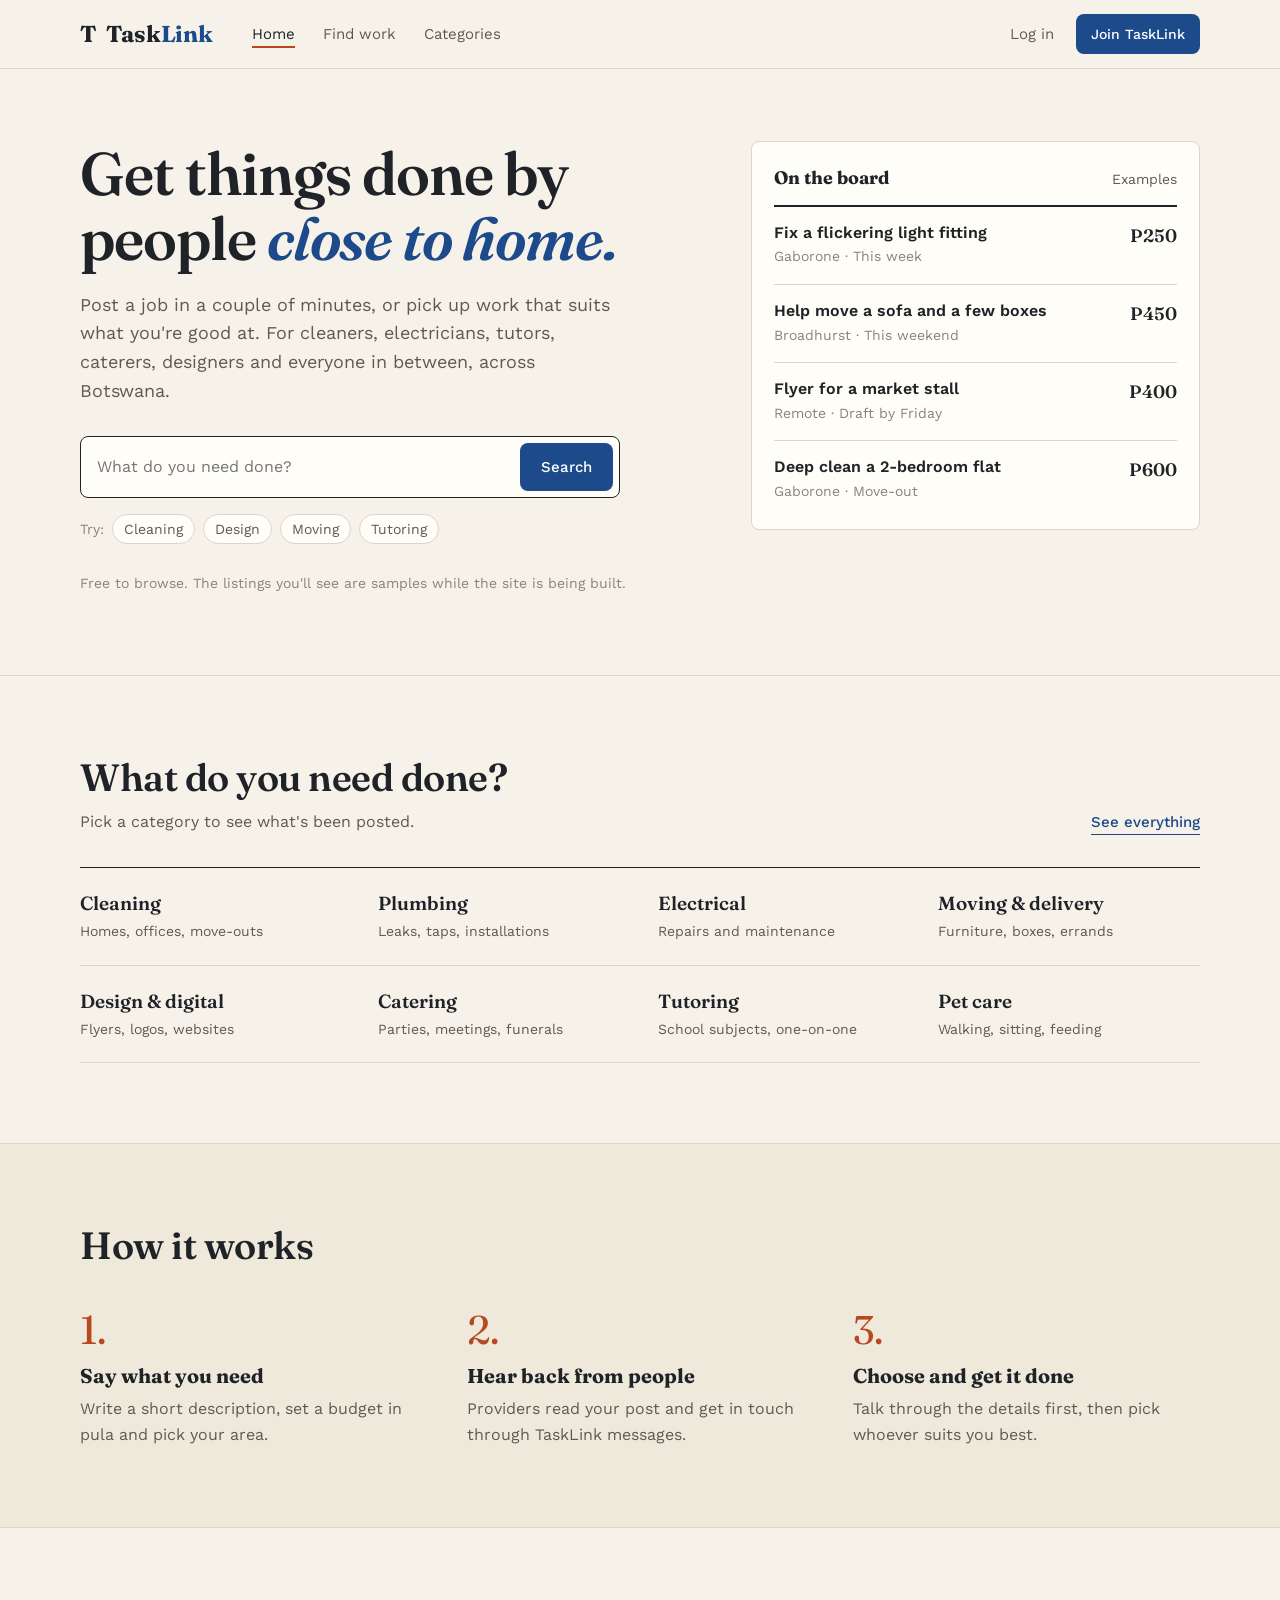
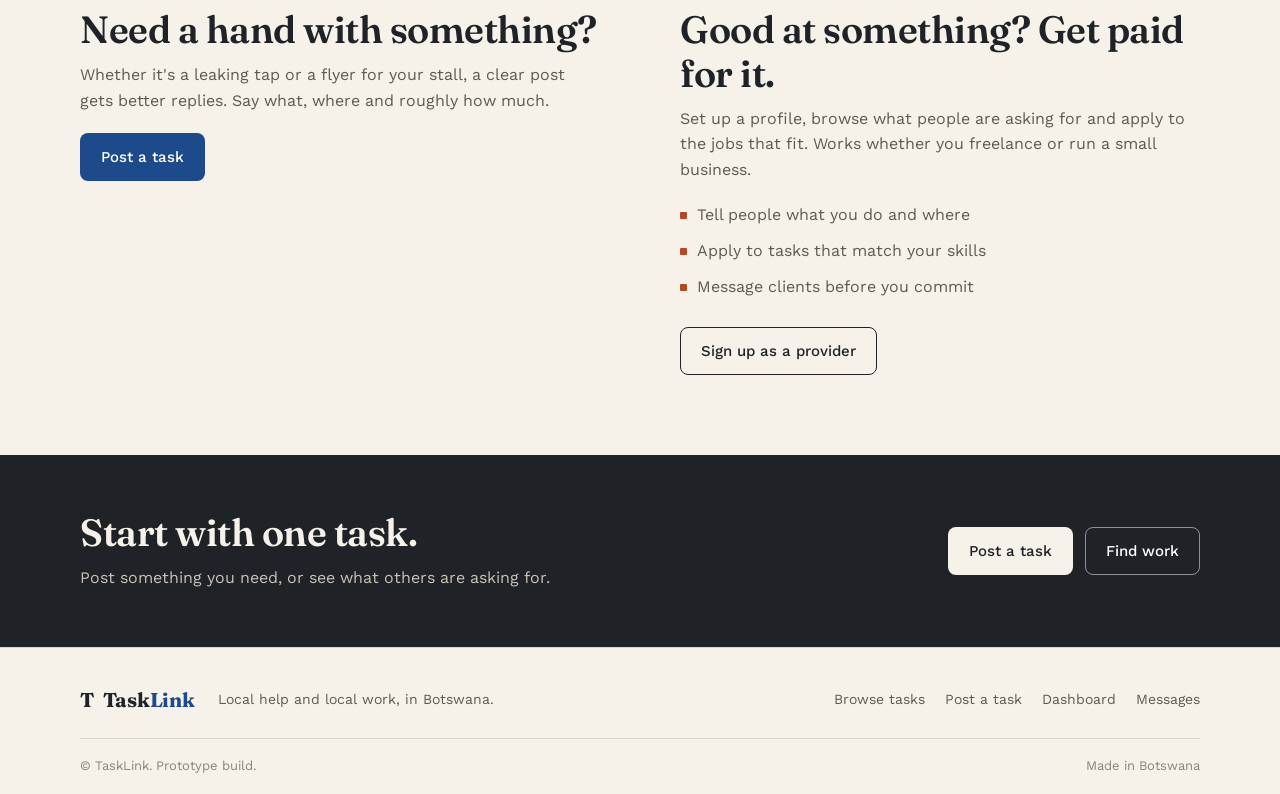
<file: index (1).html>
<!DOCTYPE html>
<html lang="en">
<head>
  <meta charset="UTF-8">
  <meta name="viewport" content="width=device-width, initial-scale=1.0">
  <title>TaskLink — Local help and local work in Botswana</title>
  <meta name="description" content="Post a job or find work near you. TaskLink connects people in Botswana who need something done with people who can do it.">
  <link rel="preconnect" href="https://fonts.googleapis.com">
  <link rel="preconnect" href="https://fonts.gstatic.com" crossorigin>
  <link href="https://fonts.googleapis.com/css2?family=Fraunces:opsz,wght@9..144,500;9..144,600;9..144,700&family=Work+Sans:wght@400;500;600&display=swap" rel="stylesheet">
  <link rel="stylesheet" href="css/style.css">
  <script src="js/app.js" defer></script>
</head>
<body>

<header class="site-header">
  <div class="container nav-wrap">
    <a class="brand" href="index.html"><span class="brand-mark">T</span><span>Task<span class="brand-blue">Link</span></span></a>
    <button class="menu-toggle" aria-label="Toggle navigation" data-menu-toggle>☰</button>
    <nav class="main-nav" data-main-nav>
      <a class="active" href="index.html">Home</a>
      <a href="browse.html">Find work</a>
      <a href="index.html#services">Categories</a>
    </nav>
    <div class="nav-actions">
      <a class="nav-login" href="login.html">Log in</a>
      <a class="btn btn-primary btn-small" href="register.html">Join TaskLink</a>
    </div>
  </div>
</header>

<main>
  <section class="hero">
    <div class="container hero-grid">
      <div class="hero-copy">
        <h1>Get things done by people <span class="text-blue">close to home.</span></h1>
        <p class="hero-lead">Post a job in a couple of minutes, or pick up work that suits what you're good at. For cleaners, electricians, tutors, caterers, designers and everyone in between, across Botswana.</p>
        <form class="hero-search" data-search-form>
          <input name="q" placeholder="What do you need done?" aria-label="Search services">
          <button class="btn btn-primary" type="submit">Search</button>
        </form>
        <div class="popular-search">
          <span>Try:</span>
          <a href="browse.html?q=Cleaning">Cleaning</a>
          <a href="browse.html?q=Design">Design</a>
          <a href="browse.html?q=Moving">Moving</a>
          <a href="browse.html?q=Tutoring">Tutoring</a>
        </div>
        <p class="hero-note">Free to browse. The listings you'll see are samples while the site is being built.</p>
      </div>

      <aside class="hero-board" aria-label="Example tasks">
        <div class="board-title"><strong>On the board</strong><span>Examples</span></div>
        <a class="board-item" href="browse.html">
          <div><strong>Fix a flickering light fitting</strong><small>Gaborone · This week</small></div>
          <span class="board-price">P250</span>
        </a>
        <a class="board-item" href="browse.html">
          <div><strong>Help move a sofa and a few boxes</strong><small>Broadhurst · This weekend</small></div>
          <span class="board-price">P450</span>
        </a>
        <a class="board-item" href="browse.html">
          <div><strong>Flyer for a market stall</strong><small>Remote · Draft by Friday</small></div>
          <span class="board-price">P400</span>
        </a>
        <a class="board-item" href="browse.html">
          <div><strong>Deep clean a 2-bedroom flat</strong><small>Gaborone · Move-out</small></div>
          <span class="board-price">P600</span>
        </a>
      </aside>
    </div>
  </section>

  <section class="section" id="services">
    <div class="container">
      <div class="section-heading">
        <div>
          <h2>What do you need done?</h2>
          <p>Pick a category to see what's been posted.</p>
        </div>
        <a class="text-link" href="browse.html">See everything</a>
      </div>
      <div class="category-grid">
        <a class="category-card" href="browse.html?q=Cleaning"><strong>Cleaning</strong><small>Homes, offices, move-outs</small></a>
        <a class="category-card" href="browse.html?q=Plumbing"><strong>Plumbing</strong><small>Leaks, taps, installations</small></a>
        <a class="category-card" href="browse.html?q=Electrical"><strong>Electrical</strong><small>Repairs and maintenance</small></a>
        <a class="category-card" href="browse.html?q=Moving"><strong>Moving &amp; delivery</strong><small>Furniture, boxes, errands</small></a>
        <a class="category-card" href="browse.html?q=Design"><strong>Design &amp; digital</strong><small>Flyers, logos, websites</small></a>
        <a class="category-card" href="browse.html?q=Catering"><strong>Catering</strong><small>Parties, meetings, funerals</small></a>
        <a class="category-card" href="browse.html?q=Tutoring"><strong>Tutoring</strong><small>School subjects, one-on-one</small></a>
        <a class="category-card" href="browse.html?q=Pet"><strong>Pet care</strong><small>Walking, sitting, feeding</small></a>
      </div>
    </div>
  </section>

  <section class="section section-tint">
    <div class="container">
      <div class="section-heading">
        <div><h2>How it works</h2></div>
      </div>
      <ol class="how-list">
        <li><strong>Say what you need</strong><span>Write a short description, set a budget in pula and pick your area.</span></li>
        <li><strong>Hear back from people</strong><span>Providers read your post and get in touch through TaskLink messages.</span></li>
        <li><strong>Choose and get it done</strong><span>Talk through the details first, then pick whoever suits you best.</span></li>
      </ol>
    </div>
  </section>

  <section class="section">
    <div class="container split-section">
      <div>
        <h2>Need a hand with something?</h2>
        <p>Whether it's a leaking tap or a flyer for your stall, a clear post gets better replies. Say what, where and roughly how much.</p>
        <a class="btn btn-primary" href="post-task.html">Post a task</a>
      </div>
      <div>
        <h2>Good at something? Get paid for it.</h2>
        <p>Set up a profile, browse what people are asking for and apply to the jobs that fit. Works whether you freelance or run a small business.</p>
        <ul class="check-list">
          <li>Tell people what you do and where</li>
          <li>Apply to tasks that match your skills</li>
          <li>Message clients before you commit</li>
        </ul>
        <a class="btn btn-outline" href="register.html?role=provider">Sign up as a provider</a>
      </div>
    </div>
  </section>

  <section class="cta-section">
    <div class="container cta-inner">
      <div>
        <h2>Start with one task.</h2>
        <p>Post something you need, or see what others are asking for.</p>
      </div>
      <div class="cta-buttons">
        <a class="btn btn-white" href="post-task.html">Post a task</a>
        <a class="btn btn-ghost-light" href="browse.html">Find work</a>
      </div>
    </div>
  </section>
</main>

<footer class="site-footer">
  <div class="container footer-top">
    <a class="brand brand-footer" href="index.html"><span class="brand-mark">T</span><span>Task<span class="brand-blue">Link</span></span></a>
    <p>Local help and local work, in Botswana.</p>
    <div class="footer-links">
      <a href="browse.html">Browse tasks</a>
      <a href="post-task.html">Post a task</a>
      <a href="dashboard.html">Dashboard</a>
      <a href="messages.html">Messages</a>
    </div>
  </div>
  <div class="container footer-bottom">
    <span>© <span data-year></span> TaskLink. Prototype build.</span>
    <span>Made in Botswana</span>
  </div>
</footer>

</body>
</html>
</file>
<file: css/style.css>
/* TaskLink stylesheet
   Warm paper background, deep blue for actions, terracotta for the odd highlight.
   Headings use Fraunces, everything else Work Sans. */

:root {
  --paper: #f6f2ea;
  --card: #fffdf8;
  --ink: #1f2328;
  --muted: #5f5a51;
  --faint: #8a8478;
  --line: #ddd5c5;
  --accent: #1c4a8a;
  --accent-dark: #133a70;
  --accent-tint: #e4ebf6;
  --clay: #b8481f;
  --clay-tint: #f5e2d7;
  --green: #2b6a4d;
  --green-tint: #dcece3;
  --radius: 8px;
  --serif: "Fraunces", Georgia, "Times New Roman", serif;
  --sans: "Work Sans", system-ui, -apple-system, "Segoe UI", sans-serif;
}

* { box-sizing: border-box; }
html { scroll-behavior: smooth; }
body {
  margin: 0;
  background: var(--paper);
  color: var(--ink);
  font-family: var(--sans);
  font-size: 16px;
  line-height: 1.6;
}
a { color: inherit; text-decoration: none; }
button, input, select, textarea { font: inherit; color: inherit; }
button { cursor: pointer; }
img { max-width: 100%; }
:focus-visible { outline: 2px solid var(--accent); outline-offset: 2px; }
h1, h2, h3 { font-family: var(--serif); font-weight: 600; color: var(--ink); }

.container { width: min(1120px, calc(100% - 48px)); margin: 0 auto; }
.text-blue, .brand-blue { color: var(--accent); }
.text-blue { font-style: italic; }
.hidden { display: none !important; }

/* ---------- Header ---------- */
.site-header {
  background: var(--paper);
  border-bottom: 1px solid var(--line);
  position: sticky;
  top: 0;
  z-index: 30;
}
.nav-wrap { min-height: 68px; display: flex; align-items: center; gap: 40px; }
.brand {
  display: inline-flex;
  align-items: center;
  gap: 9px;
  font-family: var(--serif);
  font-size: 23px;
  font-weight: 700;
  letter-spacing: -0.3px;
  white-space: nowrap;
}
.brand-logo {
  display: block;
  width: 64px;
  height: 64px;
  object-fit: contain;
}
.main-nav { display: flex; align-items: center; gap: 28px; margin-right: auto; }
.main-nav a, .nav-login { font-size: 15px; color: var(--muted); }
.main-nav a:hover, .nav-login:hover { color: var(--ink); }
.main-nav a.active { color: var(--ink); box-shadow: 0 2px 0 var(--clay); }
.nav-actions { display: flex; align-items: center; gap: 22px; }
.menu-toggle { display: none; border: 0; background: transparent; font-size: 24px; margin-left: auto; }

/* ---------- Buttons ---------- */
.btn {
  display: inline-flex;
  align-items: center;
  justify-content: center;
  gap: 8px;
  padding: 11px 20px;
  border-radius: var(--radius);
  border: 1px solid transparent;
  font-size: 15px;
  font-weight: 500;
  white-space: nowrap;
  transition: background 0.15s, border-color 0.15s;
}
.btn-primary { background: var(--accent); color: #fff; }
.btn-primary:hover { background: var(--accent-dark); }
.btn-outline { background: transparent; border-color: var(--ink); color: var(--ink); }
.btn-outline:hover { background: var(--ink); color: var(--paper); }
.btn-small { padding: 8px 14px; font-size: 14px; }
.btn-large { padding: 14px 24px; font-size: 16px; }
.btn-full { width: 100%; }
.btn-white { background: var(--paper); color: var(--ink); }
.btn-white:hover { background: #fff; }
.btn-ghost-light { color: #fff; border-color: rgba(255, 255, 255, 0.5); }
.btn-ghost-light:hover { background: rgba(255, 255, 255, 0.1); }

.text-link { color: var(--accent); font-size: 15px; font-weight: 500; white-space: nowrap; border-bottom: 1px solid currentColor; }
.text-link:hover { color: var(--accent-dark); }
.text-button { border: 0; background: none; color: var(--accent); font-size: 14px; text-decoration: underline; padding: 0; }

/* ---------- Homepage ---------- */
.hero { padding: 72px 0 80px; border-bottom: 1px solid var(--line); }
.hero-grid { display: grid; grid-template-columns: 1.15fr 0.85fr; gap: 64px; align-items: start; }
.hero h1 {
  font-size: clamp(38px, 5vw, 60px);
  line-height: 1.08;
  letter-spacing: -1px;
  margin: 0 0 20px;
}
.hero-lead { font-size: 18px; color: var(--muted); max-width: 540px; margin: 0 0 30px; }
.hero-search {
  display: flex;
  align-items: center;
  gap: 8px;
  background: var(--card);
  border: 1px solid var(--ink);
  border-radius: var(--radius);
  padding: 6px;
  max-width: 540px;
}
.hero-search input, .browse-search input {
  flex: 1;
  min-width: 0;
  border: 0;
  outline: 0;
  background: transparent;
  padding: 8px 10px;
  font-size: 16px;
}
.popular-search { display: flex; flex-wrap: wrap; align-items: center; gap: 8px; margin-top: 16px; font-size: 14px; color: var(--faint); }
.popular-search a { padding: 3px 11px; border: 1px solid var(--line); border-radius: 99px; color: var(--muted); background: var(--card); }
.popular-search a:hover { border-color: var(--ink); color: var(--ink); }
.hero-note { margin: 28px 0 0; font-size: 14px; color: var(--faint); }

.hero-board { background: var(--card); border: 1px solid var(--line); border-radius: var(--radius); padding: 6px 22px 10px; }
.board-title { display: flex; justify-content: space-between; align-items: baseline; padding: 16px 0 12px; border-bottom: 2px solid var(--ink); font-size: 14px; color: var(--muted); }
.board-title strong { font-family: var(--serif); font-size: 18px; color: var(--ink); }
.board-item { display: flex; justify-content: space-between; gap: 16px; padding: 15px 0; border-bottom: 1px solid var(--line); }
.board-item:last-child { border-bottom: 0; }
.board-item strong { display: block; font-weight: 600; font-size: 16px; line-height: 1.35; }
.board-item small { color: var(--faint); font-size: 14px; }
.board-price { font-family: var(--serif); font-weight: 600; font-size: 18px; white-space: nowrap; }

.section { padding: 80px 0; }
.section-tint { background: #efe9dc; border-top: 1px solid var(--line); border-bottom: 1px solid var(--line); }
.section-heading { display: flex; justify-content: space-between; align-items: end; gap: 24px; margin-bottom: 32px; }
.section-heading h2, .split-section h2, .cta-inner h2 { font-size: clamp(28px, 3.2vw, 38px); line-height: 1.15; letter-spacing: -0.5px; margin: 0 0 10px; }
.section-heading p, .split-section p { margin: 0; color: var(--muted); max-width: 520px; }

.category-grid { display: grid; grid-template-columns: repeat(4, 1fr); border-top: 1px solid var(--ink); }
.category-card { padding: 20px 18px 22px 0; border-bottom: 1px solid var(--line); display: block; position: relative; }
.category-card:nth-child(4n + 2), .category-card:nth-child(4n + 3), .category-card:nth-child(4n) { padding-left: 18px; }
.category-card strong { display: block; font-family: var(--serif); font-size: 19px; font-weight: 600; }
.category-card small { display: block; color: var(--muted); font-size: 14px; margin-top: 2px; }
.category-card:hover strong { color: var(--accent); text-decoration: underline; }
.category-arrow { display: none; }

.how-list { list-style: none; counter-reset: step; padding: 0; margin: 0; display: grid; grid-template-columns: repeat(3, 1fr); gap: 40px; }
.how-list li { counter-increment: step; }
.how-list li::before { content: counter(step) "."; display: block; font-family: var(--serif); font-size: 40px; color: var(--clay); line-height: 1; margin-bottom: 10px; }
.how-list strong { display: block; font-family: var(--serif); font-size: 20px; margin-bottom: 4px; }
.how-list span { color: var(--muted); }

.split-section { display: grid; grid-template-columns: 1fr 1fr; gap: 80px; align-items: start; }
.split-section p { margin-bottom: 20px; }
.check-list { list-style: none; padding: 0; margin: 0 0 28px; display: grid; gap: 10px; }
.check-list li { display: flex; gap: 10px; color: var(--muted); }
.check-list li::before { content: ""; flex: none; width: 7px; height: 7px; margin-top: 10px; background: var(--clay); border-radius: 1px; }
.cta-section { background: var(--ink); color: var(--paper); padding: 56px 0; }
.cta-inner { display: flex; align-items: center; justify-content: space-between; gap: 24px; }
.cta-inner h2 { color: var(--paper); }
.cta-inner p { margin: 0; color: #c9c3b6; }
.cta-buttons { display: flex; gap: 12px; }

/* ---------- Footer ---------- */
.site-footer { border-top: 1px solid var(--line); background: var(--paper); }
.footer-top { padding: 36px 0 22px; display: flex; align-items: center; gap: 24px; flex-wrap: wrap; }
.brand-footer { font-size: 20px; }
.footer-top p { color: var(--muted); font-size: 14px; margin: 0 auto 0 0; }
.footer-links { display: flex; gap: 20px; flex-wrap: wrap; }
.footer-links a { font-size: 14px; color: var(--muted); }
.footer-links a:hover, .footer-bottom a:hover { color: var(--ink); text-decoration: underline; }
.footer-bottom { min-height: 56px; display: flex; justify-content: space-between; align-items: center; gap: 16px; font-size: 13px; color: var(--faint); }
.footer-top + .footer-bottom { border-top: 1px solid var(--line); }

/* ---------- Inner pages: shared ---------- */
.page-main { min-height: calc(100vh - 130px); padding: 48px 0 80px; }
.page-heading { display: flex; justify-content: space-between; align-items: end; gap: 24px; margin-bottom: 28px; }
.page-heading h1, .dashboard-welcome h1 { font-size: clamp(32px, 4vw, 46px); line-height: 1.1; letter-spacing: -0.8px; margin: 0 0 8px; }
.page-heading p, .dashboard-welcome p { color: var(--muted); margin: 0; }
.centered-heading { text-align: center; justify-content: center; }
.centered-heading p { max-width: 540px; margin: auto; }
.narrow-container { max-width: 940px; }
.demo-note { margin-top: 22px; font-size: 13px; color: var(--faint); }

.sky, .blue-soft { background: var(--accent-tint); color: var(--accent); }
.mint { background: var(--green-tint); color: var(--green); }
.lavender { background: #e9e4f0; color: #5b4a86; }
.peach { background: var(--clay-tint); color: var(--clay); }
.yellow { background: #f3ebc8; color: #7a6212; }

/* ---------- Browse ---------- */
.browse-search { display: flex; align-items: center; gap: 10px; background: var(--card); border: 1px solid var(--ink); border-radius: var(--radius); padding: 6px; margin-bottom: 28px; }
.browse-search select, .results-toolbar select {
  border: 1px solid var(--line);
  border-radius: 6px;
  background: var(--card);
  padding: 9px 10px;
  font-size: 14px;
}
.browse-layout { display: grid; grid-template-columns: 240px 1fr; gap: 32px; align-items: start; }
.filter-sidebar { background: var(--card); border: 1px solid var(--line); border-radius: var(--radius); padding: 18px 20px; position: sticky; top: 88px; }
.filter-heading { display: flex; justify-content: space-between; align-items: center; padding-bottom: 12px; border-bottom: 2px solid var(--ink); }
.filter-heading strong { font-family: var(--serif); font-size: 17px; }
.filter-group { padding: 16px 0; border-bottom: 1px solid var(--line); }
.filter-group h3 { font-family: var(--sans); font-size: 13px; font-weight: 600; color: var(--muted); margin: 0 0 10px; }
.filter-group > label { display: flex; align-items: center; gap: 9px; font-size: 15px; margin: 8px 0; }
.filter-group input[type=checkbox] { accent-color: var(--accent); width: 16px; height: 16px; }
.budget-inputs { display: flex; align-items: center; gap: 8px; }
.budget-inputs input { width: calc(50% - 10px); min-width: 0; border: 1px solid var(--line); border-radius: 6px; padding: 8px; font-size: 14px; background: #fff; }
.filter-sidebar .btn { margin-top: 18px; }
.results-toolbar { display: flex; align-items: center; justify-content: space-between; gap: 16px; margin-bottom: 14px; }
.results-toolbar strong { display: block; font-family: var(--serif); font-size: 18px; }
.results-toolbar small { color: var(--faint); font-size: 14px; }

.task-list { display: grid; gap: 12px; }
.task-card { background: var(--card); border: 1px solid var(--line); border-radius: var(--radius); padding: 20px 22px; transition: border-color 0.15s; }
.task-card:hover { border-color: var(--ink); }
.task-card-top { display: flex; align-items: flex-start; gap: 14px; }
.task-card-icon { display: grid; place-items: center; width: 40px; height: 40px; flex: none; border-radius: 6px; background: var(--accent-tint); color: var(--accent); font-size: 18px; }
.task-card-heading { flex: 1; min-width: 0; }
.task-card h3 { font-size: 18px; line-height: 1.3; margin: 0 0 4px; }
.task-meta { display: flex; flex-wrap: wrap; gap: 4px 14px; color: var(--faint); font-size: 14px; }
.task-budget { font-family: var(--serif); font-weight: 600; font-size: 20px; white-space: nowrap; }
.task-card-desc { color: var(--muted); margin: 12px 0 14px; font-size: 15px; }
.task-card-footer { display: flex; justify-content: space-between; align-items: center; gap: 12px; border-top: 1px solid var(--line); padding-top: 12px; }
.task-tags { display: flex; gap: 6px; flex-wrap: wrap; }
.tag { font-size: 13px; padding: 2px 9px; border-radius: 4px; background: #ece5d6; color: var(--muted); }
.task-card-actions { display: flex; align-items: center; gap: 14px; }
.task-card-actions a { font-size: 14px; color: var(--accent); font-weight: 500; }
.task-card-actions .btn { padding: 8px 14px; font-size: 14px; color: #fff; }
.empty-state { text-align: center; padding: 56px 16px; border: 1px dashed var(--line); border-radius: var(--radius); }
.empty-state > span { display: none; }
.empty-state h3 { font-size: 20px; margin: 0 0 4px; }
.empty-state p { color: var(--muted); margin: 0 0 16px; }

/* ---------- Forms ---------- */
.form-layout { display: grid; grid-template-columns: minmax(0, 1fr) 270px; gap: 28px; align-items: start; }
.form-card, .form-aside { background: var(--card); border: 1px solid var(--line); border-radius: var(--radius); padding: 28px; }
.form-section-title { display: flex; align-items: center; gap: 12px; margin-bottom: 18px; }
.step-number { display: grid; place-items: center; flex: none; width: 30px; height: 30px; border-radius: 50%; background: var(--ink); color: var(--paper); font-weight: 600; font-size: 14px; }
.form-section-title h2 { font-size: 20px; margin: 0; }
.form-section-title p { font-size: 14px; color: var(--faint); margin: 0; }
.form-section-spaced { border-top: 1px solid var(--line); padding-top: 26px; margin-top: 30px; }
.field-label { display: block; font-size: 14px; font-weight: 600; margin: 16px 0 6px; }
.field-label span { color: var(--clay); }
.form-control { width: 100%; border: 1px solid #cfc7b6; border-radius: 6px; background: #fff; padding: 11px 12px; font-size: 16px; }
.form-control:focus { outline: 2px solid var(--accent); outline-offset: 0; border-color: var(--accent); }
.form-control::placeholder { color: #a39c8d; }
textarea.form-control { resize: vertical; }
.form-row { display: grid; grid-template-columns: 1fr 1fr; gap: 16px; }
.form-row > div { min-width: 0; }
.notice-box { display: flex; gap: 10px; background: #f3ebd3; border-left: 3px solid #c9a227; border-radius: 4px; padding: 11px 13px; margin: 20px 0; }
.notice-box > span { display: none; }
.notice-box p { font-size: 14px; color: #5c4f1c; margin: 0; }
.form-terms { font-size: 13px; text-align: center; color: var(--faint); margin: 12px 0 0; }
.form-aside { position: sticky; top: 88px; background: #efe9dc; }
.aside-icon { display: none; }
.form-aside h3 { font-size: 19px; margin: 0 0 14px; }
.form-aside .check-list li { font-size: 15px; }
.aside-help { padding-top: 16px; border-top: 1px solid var(--line); margin-top: 20px; }
.aside-help strong { font-size: 14px; }
.aside-help p { font-size: 14px; color: var(--muted); margin: 6px 0 0; }

/* ---------- Dashboard ---------- */
.dashboard-welcome { display: flex; justify-content: space-between; align-items: center; gap: 20px; margin-bottom: 28px; }
.dashboard-stats { display: grid; grid-template-columns: repeat(3, 1fr); gap: 16px; margin-bottom: 24px; }
.stat-card { background: var(--card); border: 1px solid var(--line); border-radius: var(--radius); padding: 18px 20px; }
.stat-card small, .stat-card strong, .stat-card span { display: block; }
.stat-card small { font-size: 14px; color: var(--muted); }
.stat-card strong { font-family: var(--serif); font-size: 36px; line-height: 1.2; }
.stat-card span { font-size: 13px; color: var(--faint); }
.dashboard-columns { display: grid; grid-template-columns: 1.3fr 0.7fr; gap: 20px; }
.dashboard-panel { background: var(--card); border: 1px solid var(--line); border-radius: var(--radius); padding: 22px; min-width: 0; }
.panel-heading { display: flex; justify-content: space-between; align-items: center; gap: 12px; margin-bottom: 14px; }
.panel-heading h2 { font-size: 20px; margin: 0; }
.panel-heading p { font-size: 14px; color: var(--faint); margin: 2px 0 0; }
.my-task-row { display: flex; align-items: center; gap: 12px; padding: 14px 0; border-top: 1px solid var(--line); }
.my-task-row:first-child { border-top: 0; }
.task-symbol { width: 36px; height: 36px; display: grid; place-items: center; border-radius: 6px; flex: none; }
.my-task-row-main { flex: 1; min-width: 0; }
.my-task-row-main strong { display: block; font-weight: 600; }
.my-task-row-main small { color: var(--faint); font-size: 14px; }
.task-state { font-size: 13px; color: var(--green); background: var(--green-tint); border-radius: 4px; padding: 2px 9px; white-space: nowrap; }
.task-state.closed { background: #e8e3d8; color: var(--muted); }
.empty-mini { padding: 20px 0; color: var(--muted); }
.empty-mini a { color: var(--accent); text-decoration: underline; }
.quick-link { display: flex; align-items: center; gap: 12px; padding: 14px 0; border-top: 1px solid var(--line); }
.quick-link > span { flex: 1; }
.quick-link strong, .quick-link small { display: block; }
.quick-link strong { font-weight: 600; }
.quick-link small { font-size: 14px; color: var(--faint); }
.quick-link > b { color: var(--faint); font-weight: 400; }
.quick-link:hover strong { color: var(--accent); }
.dashboard-tip { margin-top: 14px; padding-top: 14px; border-top: 1px solid var(--line); }
.dashboard-tip strong { font-family: var(--serif); }
.dashboard-tip p { font-size: 14px; color: var(--muted); margin: 4px 0 0; }

/* ---------- Task details ---------- */
.details-layout { display: grid; grid-template-columns: minmax(0, 1fr) 300px; gap: 24px; align-items: start; }
.detail-main, .detail-sidebar { background: var(--card); border: 1px solid var(--line); border-radius: var(--radius); padding: 28px; }
.detail-title-row { display: flex; gap: 16px; align-items: flex-start; }
.detail-title-row .task-card-icon { width: 48px; height: 48px; font-size: 22px; }
.detail-title-row h1 { font-size: 30px; line-height: 1.2; letter-spacing: -0.5px; margin: 0 0 6px; }
.detail-budget { font-family: var(--serif); font-size: 30px; font-weight: 600; margin: 24px 0 4px; }
.detail-main h2 { font-size: 19px; margin: 26px 0 8px; }
.detail-description { color: var(--muted); white-space: pre-wrap; }
.detail-sidebar h3 { font-size: 19px; margin: 0 0 12px; }
.detail-info-row { display: flex; justify-content: space-between; gap: 10px; padding: 11px 0; border-top: 1px solid var(--line); font-size: 15px; }
.detail-info-row span { color: var(--faint); }
.detail-info-row strong { text-align: right; font-weight: 600; }
.detail-sidebar .btn { margin-top: 18px; }
.loading-state { padding: 40px; color: var(--muted); }
.inline-alert { padding: 10px 13px; border-radius: 6px; background: var(--green-tint); color: var(--green); font-size: 14px; margin-top: 14px; }

/* ---------- Messages ---------- */
.messages-shell { display: grid; grid-template-columns: 320px 1fr; background: var(--card); border: 1px solid var(--line); border-radius: var(--radius); overflow: hidden; min-height: 520px; }
.conversation-list { border-right: 1px solid var(--line); }
.conversation-search { padding: 14px; border-bottom: 1px solid var(--line); }
.conversation-search input { width: 100%; border: 1px solid var(--line); border-radius: 6px; padding: 9px 11px; font-size: 15px; background: #fff; }
.conversation { display: flex; align-items: flex-start; gap: 11px; padding: 15px 14px; border: 0; border-bottom: 1px solid var(--line); background: transparent; width: 100%; text-align: left; }
.conversation:hover { background: #f4efe3; }
.conversation.active { background: #efe9dc; box-shadow: inset 3px 0 0 var(--clay); }
.conversation-avatar { display: grid; place-items: center; width: 38px; height: 38px; flex: none; border-radius: 50%; font-size: 13px; font-weight: 600; }
.avatar-blue { background: var(--accent-tint); color: var(--accent); }
.avatar-purple { background: var(--clay-tint); color: var(--clay); }
.conversation-copy { flex: 1; min-width: 0; }
.conversation-copy strong, .conversation-copy small, .conversation-copy em { display: block; overflow: hidden; text-overflow: ellipsis; white-space: nowrap; }
.conversation-copy small { font-size: 13px; color: var(--faint); }
.conversation-copy em { font-style: normal; font-size: 14px; color: var(--muted); margin-top: 3px; }
.conversation-time { font-size: 12px; color: var(--faint); white-space: nowrap; }
.messages-demo-label { font-size: 12px; color: var(--faint); padding: 14px; }
.chat-panel { display: flex; flex-direction: column; min-width: 0; }
.chat-header { display: flex; align-items: center; gap: 12px; padding: 14px 20px; border-bottom: 1px solid var(--line); }
.chat-header > div { flex: 1; }
.chat-header strong, .chat-header small { display: block; }
.chat-header small { font-size: 13px; color: var(--faint); }
.online-dot { display: inline-block; width: 7px; height: 7px; border-radius: 50%; background: var(--green); margin-right: 4px; }
.chat-header-more { color: var(--faint); letter-spacing: 2px; }
.chat-body { padding: 22px; flex: 1; min-height: 300px; background: #faf6ee; display: flex; flex-direction: column; gap: 10px; }
.chat-date { text-align: center; color: var(--faint); font-size: 12px; margin-bottom: 6px; }
.chat-message { max-width: 75%; padding: 10px 14px; border-radius: 10px; font-size: 15px; }
.chat-message small { display: block; text-align: right; font-size: 11px; color: var(--faint); margin-top: 3px; }
.chat-message.received { align-self: flex-start; background: #fff; border: 1px solid var(--line); border-bottom-left-radius: 2px; }
.chat-message.sent { align-self: flex-end; background: var(--accent); color: #fff; border-bottom-right-radius: 2px; }
.chat-message.sent small { color: #c6d4ea; }
.chat-compose { display: flex; gap: 10px; padding: 14px; border-top: 1px solid var(--line); }
.chat-compose input { flex: 1; min-width: 0; border: 1px solid #cfc7b6; border-radius: 6px; padding: 10px 12px; background: #fff; }
.chat-demo-note { text-align: center; font-size: 12px; color: var(--faint); margin: 0 0 10px; }

/* ---------- Profile ---------- */
.profile-card { background: var(--card); border: 1px solid var(--line); border-radius: var(--radius); overflow: hidden; }
.profile-cover { height: 90px; background: var(--ink); }
.profile-main { padding: 0 32px 32px; }
.profile-avatar { display: grid; place-items: center; width: 76px; height: 76px; border: 4px solid var(--card); border-radius: 50%; background: var(--clay-tint); color: var(--clay); font-family: var(--serif); font-size: 24px; font-weight: 700; margin-top: -38px; }
.profile-head { display: flex; justify-content: space-between; align-items: center; gap: 15px; margin: 12px 0 20px; }
.profile-head h2 { font-size: 24px; margin: 0; }
.profile-head p { font-size: 14px; color: var(--faint); margin: 2px 0 0; }
.profile-badge { font-size: 13px; color: var(--muted); border: 1px solid var(--line); padding: 2px 10px; border-radius: 99px; }
.profile-form { max-width: 600px; }
.profile-form .btn { margin-top: 22px; }
.profile-form .form-terms { text-align: left; }

/* ---------- Login / register ---------- */
.auth-page .nav-wrap { justify-content: space-between; }
.auth-page .site-header { position: static; }
.auth-main { min-height: calc(100vh - 125px); display: grid; grid-template-columns: 1fr 1fr; }
.auth-visual { background: var(--accent-dark); color: #fff; padding: clamp(40px, 7vw, 96px); display: flex; flex-direction: column; justify-content: center; }
.auth-visual h1 { color: #fff; font-size: clamp(34px, 4vw, 50px); line-height: 1.1; letter-spacing: -1px; margin: 0 0 18px; }
.auth-visual h1 span { font-style: italic; color: #f0c9b3; }
.auth-visual > p { color: #cdd9ec; font-size: 17px; max-width: 400px; margin: 0; }
.auth-visual-card { display: none; }
.auth-form-side { display: flex; align-items: center; justify-content: center; padding: 48px 24px; }
.auth-form { width: min(390px, 100%); }
.auth-form h2 { font-size: 30px; letter-spacing: -0.5px; margin: 0 0 4px; }
.auth-form > p { color: var(--muted); margin: 0 0 14px; }
.auth-form .btn { margin-top: 22px; }
.auth-switch { text-align: center; margin: 16px 0 !important; color: var(--muted) !important; font-size: 15px; }
.auth-switch a { color: var(--accent); text-decoration: underline; }

/* ---------- Toast ---------- */
.toast { position: fixed; right: 22px; bottom: 22px; z-index: 100; background: var(--ink); color: var(--paper); padding: 13px 18px; border-radius: var(--radius); font-size: 15px; max-width: min(390px, calc(100vw - 40px)); animation: toast-in 0.2s ease; }
@keyframes toast-in { from { opacity: 0; transform: translateY(8px); } to { opacity: 1; transform: none; } }

@media (prefers-reduced-motion: reduce) {
  * { animation: none !important; transition: none !important; scroll-behavior: auto !important; }
}

/* ---------- Responsive ---------- */
@media (max-width: 980px) {
  .nav-wrap { gap: 24px; }
  .hero-grid { gap: 36px; }
  .split-section { gap: 44px; }
  .browse-layout { grid-template-columns: 215px 1fr; gap: 22px; }
  .messages-shell { grid-template-columns: 270px 1fr; }
  .category-grid { grid-template-columns: repeat(2, 1fr); }
  .category-card, .category-card:nth-child(n) { padding: 18px 16px 20px 0; }
  .category-card:nth-child(even) { padding-left: 16px; }
}

@media (max-width: 760px) {
  .container { width: min(100% - 32px, 600px); }
  .menu-toggle { display: block; }
  .main-nav { display: none; position: absolute; top: 100%; left: 0; right: 0; background: var(--paper); border-bottom: 1px solid var(--line); padding: 16px 24px; flex-direction: column; align-items: flex-start; gap: 14px; }
  .main-nav.open { display: flex; }
  .nav-wrap { min-height: 62px; gap: 14px; }
  .nav-actions { gap: 12px; }
  .nav-actions .nav-login { display: none; }
  .hero { padding: 44px 0 52px; }
  .hero-grid { grid-template-columns: 1fr; }
  .hero-lead { font-size: 16px; }
  .section { padding: 56px 0; }
  .section-heading { flex-direction: column; align-items: flex-start; }
  .how-list { grid-template-columns: 1fr; gap: 26px; }
  .split-section { grid-template-columns: 1fr; gap: 28px; }
  .cta-inner { flex-direction: column; align-items: flex-start; }
  .footer-top p { width: 100%; order: 2; }
  .footer-links { order: 3; }
  .footer-bottom { flex-direction: column; align-items: flex-start; justify-content: center; padding: 12px 0; gap: 4px; }
  .page-main { padding: 32px 0 56px; }
  .page-heading, .dashboard-welcome { flex-direction: column; align-items: flex-start; }
  .centered-heading { align-items: center; }
  .browse-search { flex-wrap: wrap; }
  .browse-search input { min-width: calc(100% - 20px); }
  .browse-search select { flex: 1; }
  .browse-layout { grid-template-columns: 1fr; }
  .filter-sidebar { position: static; }
  .task-card { padding: 16px; }
  .task-card-footer { flex-direction: column; align-items: flex-start; }
  .task-card-actions { width: 100%; justify-content: flex-end; }
  .form-layout { grid-template-columns: 1fr; }
  .form-aside { position: static; order: -1; }
  .form-card { padding: 20px; }
  .dashboard-stats, .dashboard-columns, .details-layout { grid-template-columns: 1fr; }
  .messages-shell { grid-template-columns: 1fr; }
  .conversation-list { border-right: 0; border-bottom: 1px solid var(--line); }
  .chat-body { min-height: 250px; padding: 16px; }
  .profile-main { padding: 0 20px 24px; }
  .profile-head { flex-direction: column; align-items: flex-start; gap: 8px; }
  .auth-main { grid-template-columns: 1fr; }
  .auth-visual { padding: 40px 24px; }
  .auth-form-side { padding: 36px 20px; }
}

@media (max-width: 420px) {
  .form-row { grid-template-columns: 1fr; }
  .category-grid { grid-template-columns: 1fr; }
  .category-card, .category-card:nth-child(n) { padding: 16px 0; }
  .cta-buttons { width: 100%; }
  .cta-buttons .btn { flex: 1; }
  .nav-actions .btn { display: none; }
}

/* Supabase-backed account workflows */
.application-card { margin: 14px 0; padding: 16px; border: 1px solid var(--line); border-radius: 12px; background: var(--surface, #fff); }
.application-card p { margin: 8px 0; }
.application-card .btn, .my-task-row .btn { margin: 4px 8px 4px 0; }
.profile-reviews { margin: 24px 0; }
.profile-reviews article { padding: 14px 0; border-top: 1px solid var(--line); }
</file>
